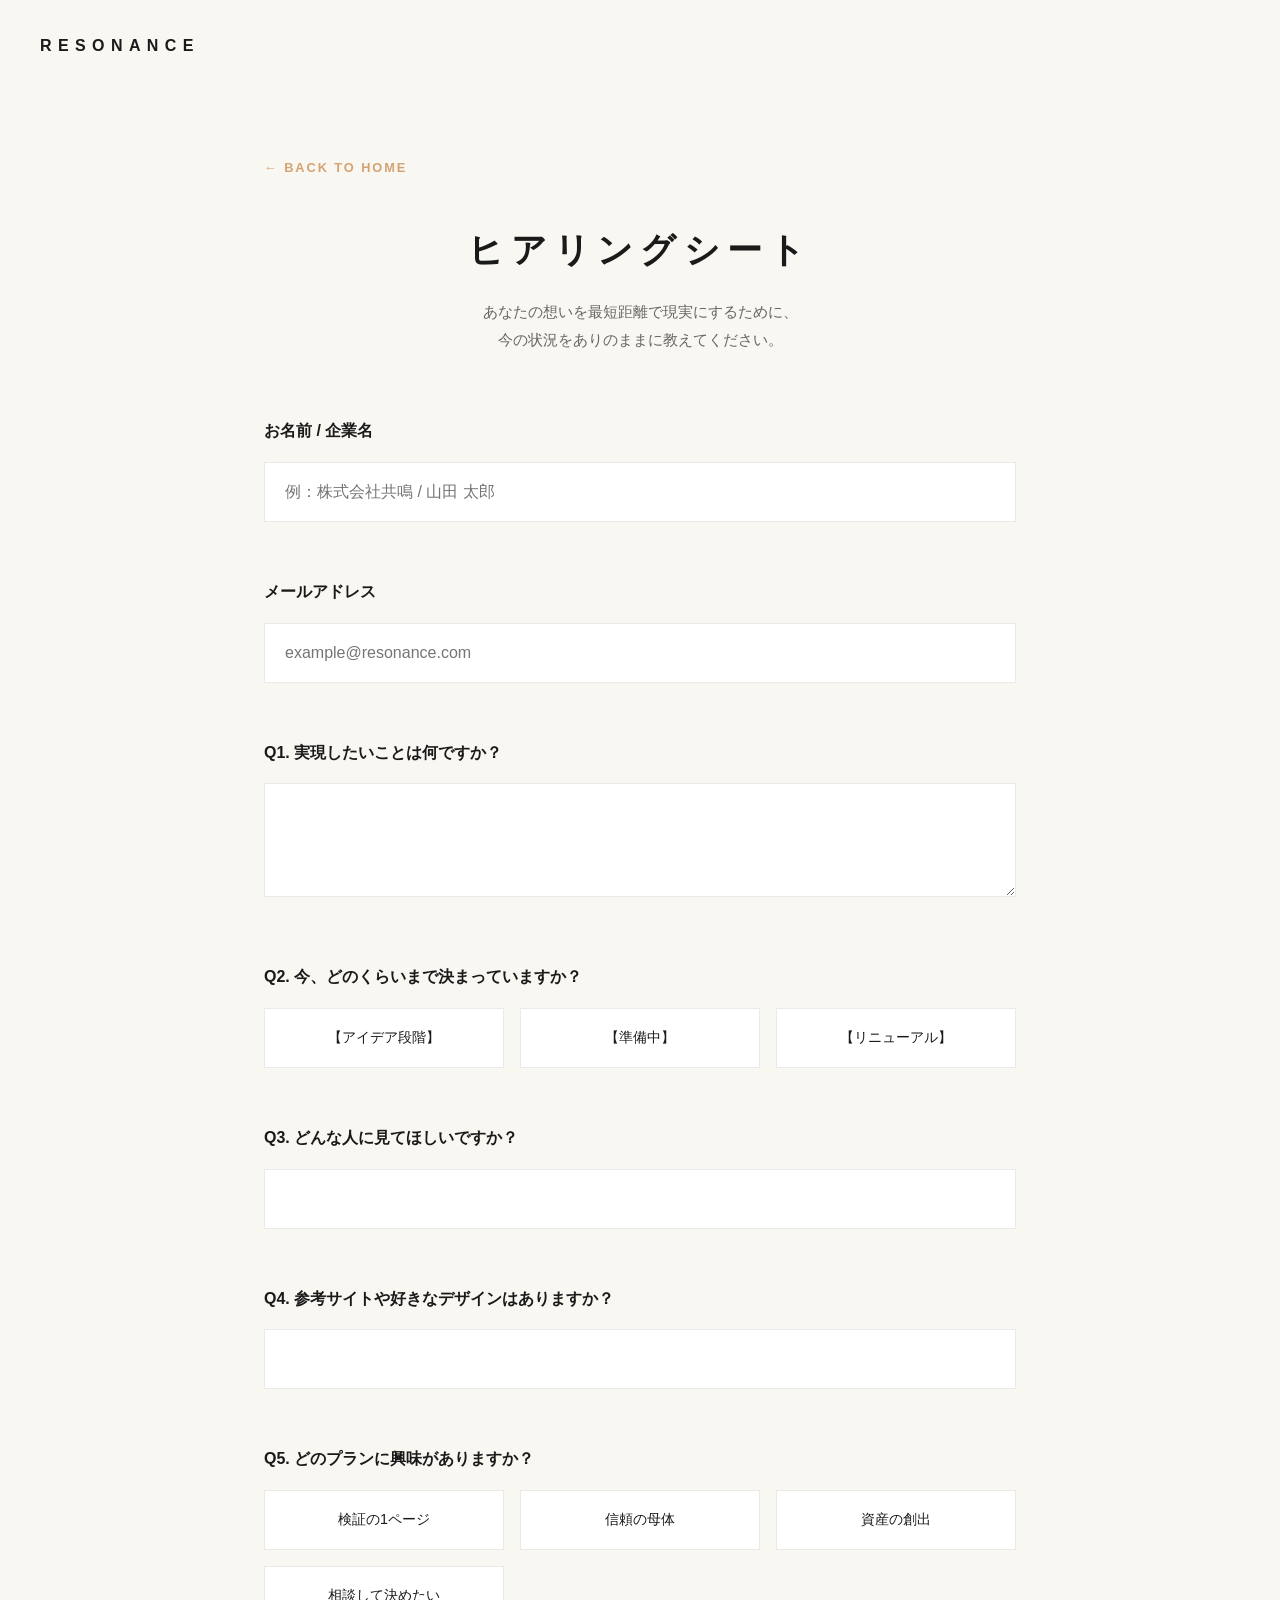
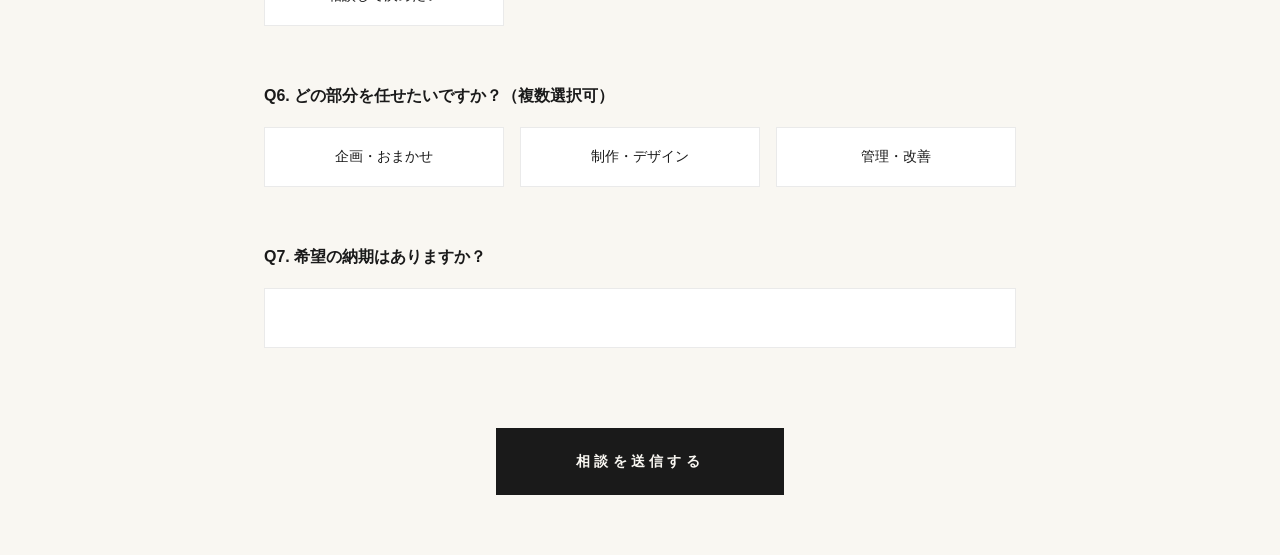
<file: contact.html>
<!DOCTYPE html>
<html lang="ja">
<head>
    <meta charset="UTF-8">
    <meta name="viewport" content="width=device-width, initial-scale=1.0">
    <title>Hearing Sheet | RESONANCE</title>
    <style>
        :root { --bg-color: #F9F7F2; --text-color: #1A1A1A; --accent-color: #D4A373; --sub-text: #666666; --font-main: "Helvetica Neue", Arial, sans-serif; --font-serif: "Yu Mincho", serif; }
        * { margin: 0; padding: 0; box-sizing: border-box; }
        body { background-color: var(--bg-color); color: var(--text-color); font-family: var(--font-main); line-height: 1.8; }
        header { padding: 32px 40px; display: flex; justify-content: space-between; }
        .logo { font-weight: 700; letter-spacing: 0.4em; font-size: 1rem; text-decoration: none; color: var(--text-color); }
        .contact { padding: 60px 24px; max-width: 800px; margin: 0 auto; opacity: 0; transform: translateY(20px); animation: fadeIn 1s forwards; }
        @keyframes fadeIn { to { opacity: 1; transform: translateY(0); } }
        .contact-header { text-align: center; margin-bottom: 64px; }
        .identity-title { font-family: var(--font-serif); font-size: 2.2rem; letter-spacing: 0.2em; margin-bottom: 16px; }
        .contact-header p { font-size: 0.95rem; color: var(--sub-text); }
        .form-group { margin-bottom: 56px; }
        .form-label { display: block; font-size: 1rem; margin-bottom: 16px; font-weight: 600; }
        .form-label span { font-size: 0.85rem; color: var(--sub-text); display: block; margin-top: 8px; font-weight: 400; }
        .form-input, .form-textarea { width: 100%; background: #FFFFFF; border: 1px solid #EAEAEA; padding: 20px; color: var(--text-color); font-family: inherit; font-size: 1rem; transition: border-color 0.3s; }
        .form-input:focus, .form-textarea:focus { outline: none; border-color: var(--accent-color); }
        .checkbox-group { display: grid; grid-template-columns: repeat(auto-fit, minmax(220px, 1fr)); gap: 16px; }
        .checkbox-label { background: #FFFFFF; border: 1px solid #EAEAEA; padding: 16px; font-size: 0.9rem; cursor: pointer; transition: all 0.3s; text-align: center; }
        .checkbox-input { display: none; }
        .checkbox-input:checked + .checkbox-label { border-color: var(--accent-color); background: rgba(212, 163, 115, 0.05); color: var(--accent-color); font-weight: 600; }
        .submit-area { text-align: center; margin-top: 80px; }
        .submit-btn { background: var(--text-color); color: var(--bg-color); border: none; padding: 24px 80px; font-size: 0.9rem; letter-spacing: 0.3em; cursor: pointer; transition: all 0.5s; font-weight: 600; }
        .submit-btn:disabled { background: var(--sub-text); cursor: not-allowed; }
        .back-link { display: inline-block; margin-bottom: 40px; color: var(--accent-color); text-decoration: none; font-size: 0.8rem; letter-spacing: 0.15em; font-weight: 700; }
    </style>
</head>
<body>
    <header><a href="index.html" class="logo">RESONANCE</a></header>
    <section class="contact">
        <a href="index.html" class="back-link">← BACK TO HOME</a>
        <div class="contact-header">
            <h2 class="identity-title">ヒアリングシート</h2>
            <p>あなたの想いを最短距離で現実にするために、<br>今の状況をありのままに教えてください。</p>
        </div>

        <form id="resonance-form">
            <div class="form-group">
                <label class="form-label">お名前 / 企業名</label>
                <input type="text" name="お名前_企業名" class="form-input" required placeholder="例：株式会社共鳴 / 山田 太郎">
            </div>

            <div class="form-group">
                <label class="form-label">メールアドレス</label>
                <input type="email" name="_replyto" class="form-input" required placeholder="example@resonance.com">
            </div>

            <div class="form-group">
                <label class="form-label">Q1. 実現したいことは何ですか？</label>
                <textarea name="Q1_実現したいこと" class="form-textarea" rows="4"></textarea>
            </div>

            <div class="form-group">
                <label class="form-label">Q2. 今、どのくらいまで決まっていますか？</label>
                <div class="checkbox-group">
                    <input type="radio" name="Q2_準備状況" id="q2-1" value="アイデア段階" class="checkbox-input"><label for="q2-1" class="checkbox-label">【アイデア段階】</label>
                    <input type="radio" name="Q2_準備状況" id="q2-2" value="準備中" class="checkbox-input"><label for="q2-2" class="checkbox-label">【準備中】</label>
                    <input type="radio" name="Q2_準備状況" id="q2-3" value="リニューアル" class="checkbox-input"><label for="q2-3" class="checkbox-label">【リニューアル】</label>
                </div>
            </div>

            <div class="form-group">
                <label class="form-label">Q3. どんな人に見てほしいですか？</label>
                <input type="text" name="Q3_ターゲット" class="form-input">
            </div>

            <div class="form-group">
                <label class="form-label">Q4. 参考サイトや好きなデザインはありますか？</label>
                <input type="text" name="Q4_参考サイト" class="form-input">
            </div>

            <div class="form-group">
                <label class="form-label">Q5. どのプランに興味がありますか？</label>
                <div class="checkbox-group">
                    <input type="radio" name="Q5_プラン" id="q5-1" value="検証の1ページ" class="checkbox-input"><label for="q5-1" class="checkbox-label">検証の1ページ</label>
                    <input type="radio" name="Q5_プラン" id="q5-2" value="信頼の母体" class="checkbox-input"><label for="q5-2" class="checkbox-label">信頼の母体</label>
                    <input type="radio" name="Q5_プラン" id="q5-3" value="資産の創出" class="checkbox-input"><label for="q5-3" class="checkbox-label">資産の創出</label>
                    <input type="radio" name="Q5_プラン" id="q5-4" value="相談して決めたい" class="checkbox-input"><label for="q5-4" class="checkbox-label">相談して決めたい</label>
                </div>
            </div>

            <div class="form-group">
                <label class="form-label">Q6. どの部分を任せたいですか？（複数選択可）</label>
                <div class="checkbox-group">
                    <input type="checkbox" name="Q6_範囲" value="企画" id="q6-1" class="checkbox-input"><label for="q6-1" class="checkbox-label">企画・おまかせ</label>
                    <input type="checkbox" name="Q6_範囲" value="制作" id="q6-2" class="checkbox-input"><label for="q6-2" class="checkbox-label">制作・デザイン</label>
                    <input type="checkbox" name="Q6_範囲" value="管理" id="q6-3" class="checkbox-input"><label for="q6-3" class="checkbox-label">管理・改善</label>
                </div>
            </div>

            <div class="form-group">
                <label class="form-label">Q7. 希望の納期はありますか？</label>
                <input type="text" name="Q7_希望納期" class="form-input">
            </div>

            <div class="submit-area">
                <button type="submit" id="submit-button" class="submit-btn">相談を送信する</button>
            </div>
        </form>
    </section>

    <script>
        const form = document.getElementById("resonance-form");
        const button = document.getElementById("submit-button");

        async function handleSubmit(event) {
            event.preventDefault();
            button.disabled = true;
            button.innerText = "送信中...";

            const data = new FormData(event.target);
            
            // 重要：xxxxxx をご自身のFormspree IDに書き換えてください
            fetch("https://formspree.io/f/mdawndoz", {
                method: "POST",
                body: data,
                headers: {
                    'Accept': 'application/json'
                }
            }).then(response => {
                if (response.ok) {
                    // 送信成功時にサンクスページへリダイレクト
                    window.location.href = "thanks.html";
                } else {
                    response.json().then(data => {
                        if (Object.hasOwn(data, 'errors')) {
                            alert(data["errors"].map(error => error["message"]).join(", "));
                        } else {
                            alert("送信に失敗しました。時間をおいて再度お試しください。");
                        }
                        button.disabled = false;
                        button.innerText = "相談を送信する";
                    })
                }
            }).catch(error => {
                alert("接続に失敗しました。ネットワーク環境をご確認ください。");
                button.disabled = false;
                button.innerText = "相談を送信する";
            });
        }
        form.addEventListener("submit", handleSubmit);
    </script>
</body>
</html>
</file>
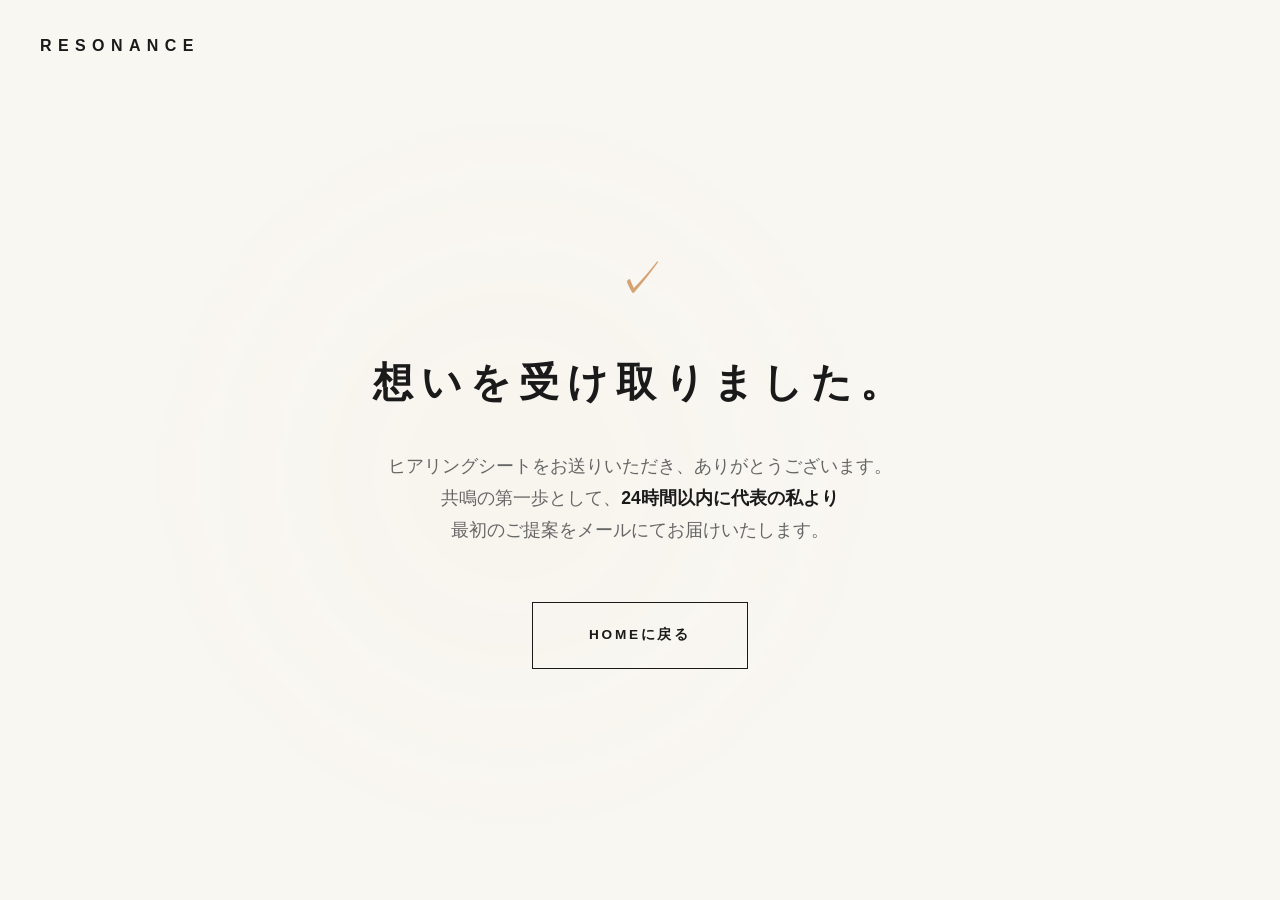
<file: thanks.html>
<!DOCTYPE html>
<html lang="ja">
<head>
    <meta charset="UTF-8">
    <meta name="viewport" content="width=device-width, initial-scale=1.0">
    <title>Thank You | RESONANCE</title>
    <style>
        :root {
            --bg-color: #F9F7F2;
            --text-color: #1A1A1A;
            --accent-color: #D4A373;
            --sub-text: #666666;
            --font-main: "Helvetica Neue", Arial, sans-serif;
            --font-serif: "Yu Mincho", serif;
        }

        * { margin: 0; padding: 0; box-sizing: border-box; }
        body { 
            background-color: var(--bg-color); 
            color: var(--text-color); 
            font-family: var(--font-main); 
            line-height: 1.8; 
            overflow: hidden; /* 背景演出のため */
        }

        /* --- Background Effect (Consistency) --- */
        #canvas-container { position: fixed; top: 0; left: 0; width: 100%; height: 100%; z-index: -1; filter: blur(100px); opacity: 0.4; }
        .fluid-blob { position: absolute; width: 60vw; height: 60vw; border-radius: 50%; animation: move 25s infinite alternate ease-in-out; }
        @keyframes move { from { transform: translate(-10%, -10%); } to { transform: translate(20%, 20%); } }

        header { padding: 32px 40px; }
        .logo { font-weight: 700; letter-spacing: 0.4em; font-size: 1rem; text-decoration: none; color: var(--text-color); }

        /* --- Content --- */
        .thanks-container {
            height: 80vh;
            display: flex;
            flex-direction: column;
            justify-content: center;
            align-items: center;
            text-align: center;
            padding: 0 24px;
            opacity: 0;
            transform: translateY(20px);
            animation: fadeIn 1.2s forwards cubic-bezier(0.22, 1, 0.36, 1);
        }

        @keyframes fadeIn { to { opacity: 1; transform: translateY(0); } }

        .thanks-title {
            font-family: var(--font-serif);
            font-size: clamp(1.8rem, 5vw, 2.5rem);
            letter-spacing: 0.2em;
            margin-bottom: 32px;
        }

        .thanks-text {
            color: var(--sub-text);
            font-size: 1.1rem;
            max-width: 600px;
            margin-bottom: 56px;
        }

        .thanks-text strong {
            color: var(--text-color);
            font-weight: 600;
        }

        .cta-button {
            display: inline-block;
            padding: 20px 56px;
            border: 1px solid var(--text-color);
            color: var(--text-color);
            text-decoration: none;
            letter-spacing: 0.2em;
            font-size: 0.85rem;
            font-weight: 700;
            transition: all 0.5s;
        }

        .cta-button:hover {
            background-color: var(--text-color);
            color: var(--bg-color);
        }

        /* Symbol icon */
        .check-icon {
            font-size: 3rem;
            color: var(--accent-color);
            margin-bottom: 24px;
        }
    </style>
</head>
<body>
    <div id="canvas-container">
        <div class="fluid-blob" style="top: 10%; left: 10%; background: radial-gradient(circle, #D4A37315 0%, transparent 70%);"></div>
    </div>

    <header>
        <a href="index.html" class="logo">RESONANCE</a>
    </header>

    <main class="thanks-container">
        <div class="check-icon">✓</div>
        <h1 class="thanks-title">想いを受け取りました。</h1>
        <p class="thanks-text">
            ヒアリングシートをお送りいただき、ありがとうございます。<br>
            共鳴の第一歩として、<strong>24時間以内に代表の私より</strong><br class="mobile-br">
            最初のご提案をメールにてお届けいたします。
        </p>
        <a href="index.html" class="cta-button">HOMEに戻る</a>
    </main>

    <script>
        document.addEventListener('mousemove', (e) => {
            const moveX = (e.clientX - window.innerWidth / 2) * 0.01;
            const moveY = (e.clientY - window.innerHeight / 2) * 0.01;
            document.querySelector('#canvas-container').style.transform = `translate(${moveX}px, ${moveY}px)`;
        });
    </script>
</body>
</html>
</file>
